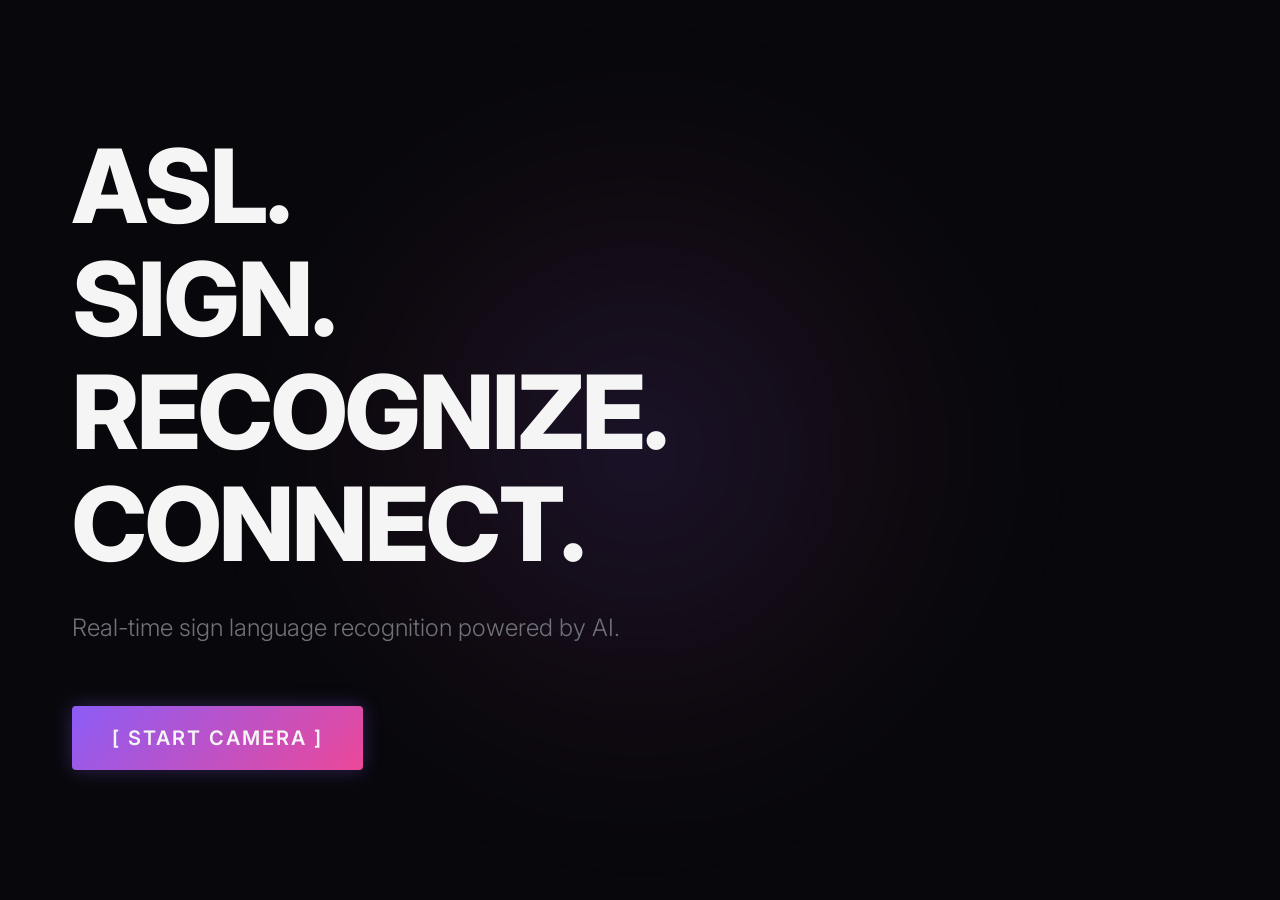
<file: web/index.html>
<!DOCTYPE html>
<html lang="en">
<head>
    <meta charset="UTF-8">
    <meta name="viewport" content="width=device-width, initial-scale=1.0">
    <title>ASL Recognition</title>
    <link rel="preconnect" href="https://fonts.googleapis.com">
    <link rel="preconnect" href="https://fonts.gstatic.com" crossorigin>
    <link href="https://fonts.googleapis.com/css2?family=Inter:wght@300;400;600;800&display=swap" rel="stylesheet">
    <link rel="stylesheet" href="css/style.css">
</head>
<body>
    <div class="background-orb"></div>
    <div class="container">
        <h1 class="hero-title">
            <span class="word delay-1">ASL.</span>
            <span class="word delay-2">SIGN.</span>
            <span class="word delay-3">RECOGNIZE.</span>
            <span class="word delay-4">CONNECT.</span>
        </h1>
        <p class="subtitle delay-5">Real-time sign language recognition powered by AI.</p>
        <a href="studio.html" class="btn-primary delay-6">[ START CAMERA ]</a>
    </div>
</body>
</html>
</file>
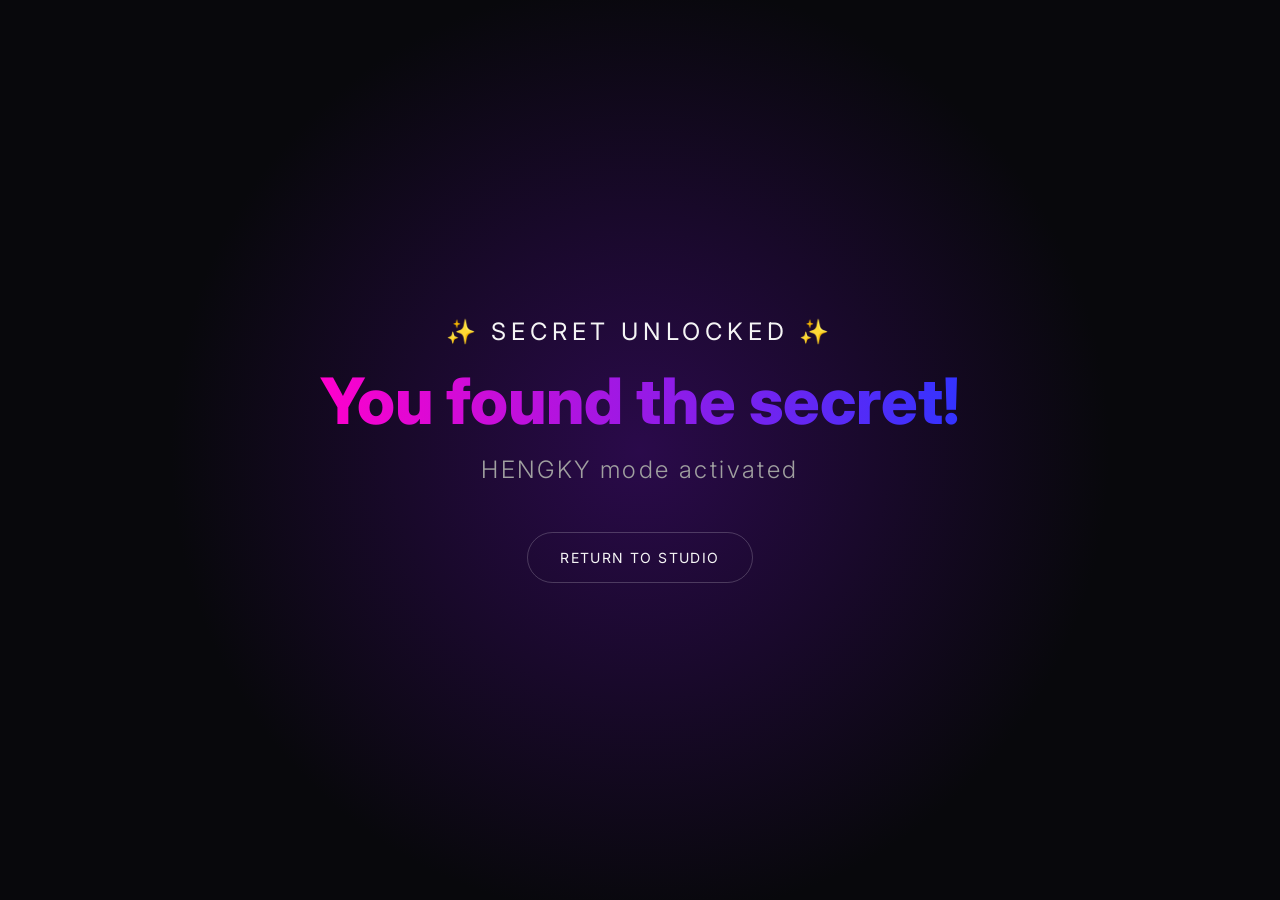
<file: web/secret.html>
<!DOCTYPE html>
<html lang="en">
<head>
    <meta charset="UTF-8">
    <meta name="viewport" content="width=device-width, initial-scale=1.0">
    <title>Secret Unlocked</title>
    <link rel="preconnect" href="https://fonts.googleapis.com">
    <link rel="preconnect" href="https://fonts.gstatic.com" crossorigin>
    <link href="https://fonts.googleapis.com/css2?family=Inter:wght@300;400;600;800&display=swap" rel="stylesheet">
    <link rel="stylesheet" href="css/secret.css">
</head>
<body>
    <div class="secret-container">
        <div class="sparkles">✨ SECRET UNLOCKED ✨</div>
        <h1 class="secret-title">You found the secret!</h1>
        <p class="secret-subtitle">HENGKY mode activated</p>
        <a href="studio.html" class="btn-back">RETURN TO STUDIO</a>
    </div>
</body>
</html>
</file>
<file: web/css/style.css>
:root {
    --bg-color: #08080C;
    --surface-color: #111116;
    --primary-color: #8B5CF6;
    --secondary-color: #EC4899;
    --text-color: #F5F5F5;
    --muted-color: #71717A;
    --success-color: #22C55E;
    --error-color: #EF4444;
}

* {
    margin: 0;
    padding: 0;
    box-sizing: border-box;
}

body {
    background-color: var(--bg-color);
    color: var(--text-color);
    font-family: 'Inter', sans-serif;
    min-height: 100vh;
    display: flex;
    justify-content: center;
    align-items: center;
    overflow: hidden;
    position: relative;
}

.background-orb {
    position: absolute;
    top: 50%;
    left: 50%;
    transform: translate(-50%, -50%);
    width: 60vw;
    height: 60vw;
    max-width: 800px;
    max-height: 800px;
    background: radial-gradient(circle, rgba(139,92,246,0.15) 0%, rgba(236,72,153,0.05) 40%, rgba(8,8,12,0) 70%);
    border-radius: 50%;
    filter: blur(60px);
    z-index: 0;
    animation: pulse 8s infinite alternate ease-in-out;
}

@keyframes pulse {
    0% { transform: translate(-50%, -50%) scale(1); opacity: 0.8; }
    100% { transform: translate(-50%, -50%) scale(1.1); opacity: 1; }
}

.container {
    position: relative;
    z-index: 1;
    display: flex;
    flex-direction: column;
    align-items: flex-start;
    padding: 2rem;
    max-width: 1200px;
    width: 100%;
}

.hero-title {
    display: flex;
    flex-direction: column;
    font-size: clamp(4rem, 8vw, 8rem);
    font-weight: 800;
    line-height: 1.1;
    letter-spacing: -0.02em;
    margin-bottom: 2rem;
}

.word {
    opacity: 0;
    transform: translateY(20px);
    animation: fadeUp 0.8s forwards cubic-bezier(0.2, 0.8, 0.2, 1);
}

.subtitle {
    font-size: clamp(1.2rem, 2vw, 1.5rem);
    color: var(--muted-color);
    font-weight: 300;
    margin-bottom: 4rem;
    opacity: 0;
    transform: translateY(20px);
    animation: fadeUp 0.8s forwards cubic-bezier(0.2, 0.8, 0.2, 1);
}

.btn-primary {
    display: inline-block;
    background: linear-gradient(135deg, var(--primary-color), var(--secondary-color));
    color: var(--text-color);
    text-decoration: none;
    font-size: 1.25rem;
    font-weight: 600;
    padding: 1.25rem 2.5rem;
    border-radius: 4px;
    letter-spacing: 0.1em;
    transition: all 0.3s ease;
    position: relative;
    opacity: 0;
    transform: translateY(20px);
    animation: fadeUp 0.8s forwards cubic-bezier(0.2, 0.8, 0.2, 1);
    box-shadow: 0 0 20px rgba(139, 92, 246, 0.3);
}

.btn-primary:hover {
    transform: translateY(-2px);
    box-shadow: 0 0 30px rgba(236, 72, 153, 0.5);
    background: linear-gradient(135deg, #9f75ff, #f968b0);
}

.delay-1 { animation-delay: 0.2s; }
.delay-2 { animation-delay: 0.4s; }
.delay-3 { animation-delay: 0.6s; }
.delay-4 { animation-delay: 0.8s; }
.delay-5 { animation-delay: 1.2s; }
.delay-6 { animation-delay: 1.6s; }

@keyframes fadeUp {
    to {
        opacity: 1;
        transform: translateY(0);
    }
}
</file>
<file: web/css/secret.css>
:root {
    --bg-color: #08080C;
    --text-color: #F5F5F5;
}

* {
    margin: 0;
    padding: 0;
    box-sizing: border-box;
}

body {
    background-color: var(--bg-color);
    color: var(--text-color);
    font-family: 'Inter', sans-serif;
    min-height: 100vh;
    display: flex;
    justify-content: center;
    align-items: center;
    overflow: hidden;
    background: radial-gradient(circle at center, #2a0a4a 0%, var(--bg-color) 60%);
}

.secret-container {
    text-align: center;
    animation: scaleUp 1s cubic-bezier(0.175, 0.885, 0.32, 1.275);
}

.sparkles {
    font-size: 1.5rem;
    letter-spacing: 0.2em;
    margin-bottom: 1rem;
    animation: pulseSparkle 1.5s infinite alternate;
}

.secret-title {
    font-size: 4rem;
    font-weight: 800;
    margin-bottom: 1rem;
    background: linear-gradient(90deg, #ff00cc, #3333ff, #00ffcc, #ff00cc);
    background-size: 300% 300%;
    -webkit-background-clip: text;
    -webkit-text-fill-color: transparent;
    animation: gradientShift 5s ease infinite;
}

.secret-subtitle {
    font-size: 1.5rem;
    font-weight: 300;
    color: #a0a0a0;
    margin-bottom: 3rem;
    letter-spacing: 0.1em;
}

.btn-back {
    display: inline-block;
    color: var(--text-color);
    text-decoration: none;
    border: 1px solid rgba(255,255,255,0.2);
    padding: 1rem 2rem;
    border-radius: 30px;
    letter-spacing: 0.1em;
    font-size: 0.875rem;
    transition: all 0.3s ease;
}

.btn-back:hover {
    background: rgba(255,255,255,0.1);
    border-color: rgba(255,255,255,0.5);
    transform: translateY(-2px);
}

@keyframes scaleUp {
    0% { transform: scale(0.8); opacity: 0; }
    100% { transform: scale(1); opacity: 1; }
}

@keyframes pulseSparkle {
    0% { transform: scale(0.95); opacity: 0.7; text-shadow: 0 0 10px rgba(255,255,255,0.5); }
    100% { transform: scale(1.05); opacity: 1; text-shadow: 0 0 20px rgba(255,255,255,1); }
}

@keyframes gradientShift {
    0% { background-position: 0% 50%; }
    50% { background-position: 100% 50%; }
    100% { background-position: 0% 50%; }
}
</file>
